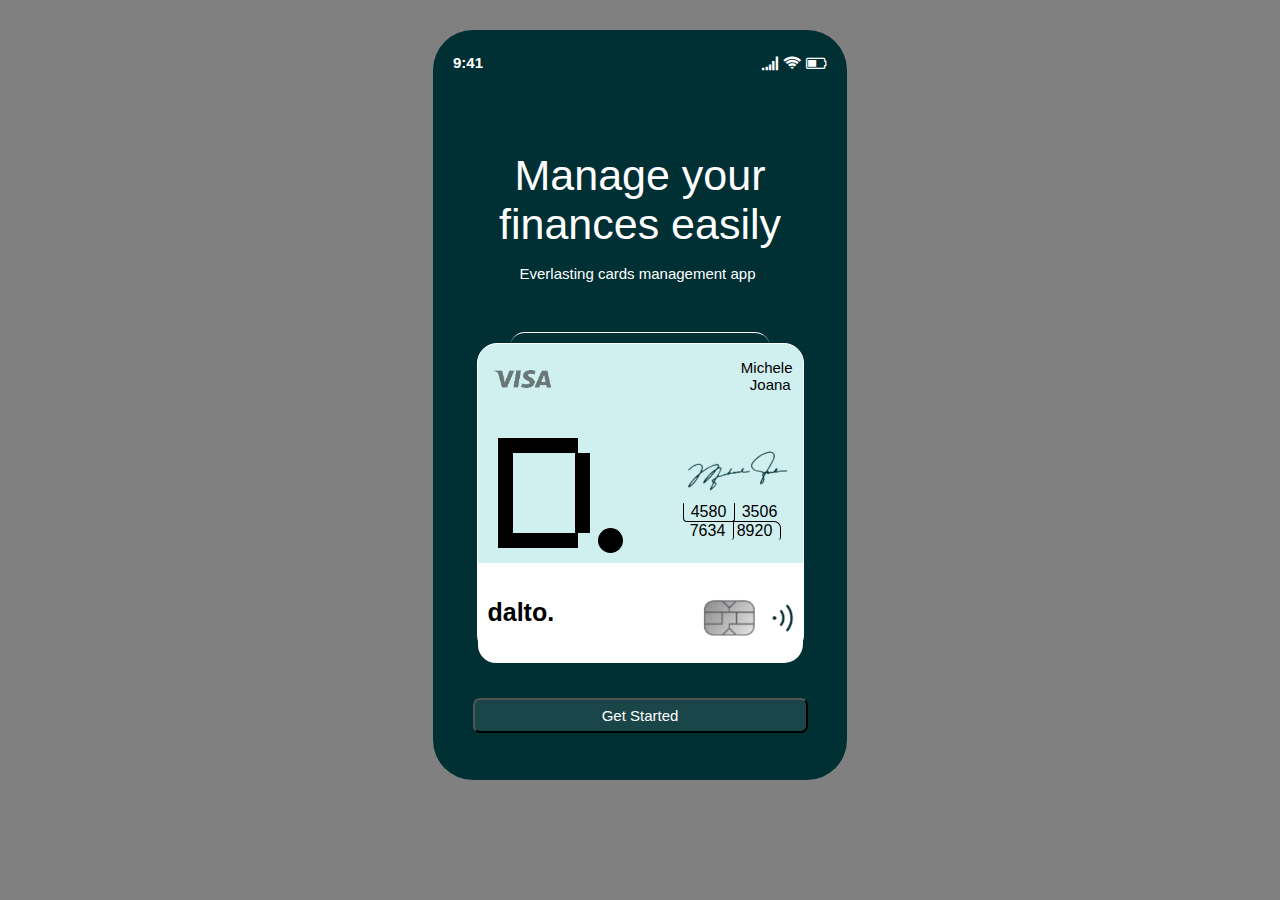
<file: digital-wallet/index.html>
<!DOCTYPE html>
<html lang="en">
<head>
    <meta charset="UTF-8">
    <meta name="viewport" content="width=device-width, initial-scale=1.0">
    <title>Digital Wallet</title>
    <link rel="stylesheet" href="./style.css">
    <link rel="stylesheet" href="https://cdnjs.cloudflare.com/ajax/libs/font-awesome/4.7.0/css/font-awesome.min.css">
</head>
<body>
    <div class="main-container">
        <div class="header">
            <div>
            <h5 class="time">9:41</h5>
            </div>

            <div class="sub-header">
                <div>
                    <i class="fa fa-signal"></i>
                </div>
                <div>
                    <i class="fa fa-wifi"></i>
                </div>
                <div>
                    <i class="fa fa-battery-half"></i>
                </div>
            </div>
        </div>
        <div class="header-text">
            <h2 class="text1">Manage your <br> finances easily</h2>
            <h4 class="text2">Everlasting cards management app</h4>
    </div>
        <div class="bg-container"></div>
        <div class="main-content">
            
            <div class="main">

            <div class="first-text">
               <div>
                <img src="./logo.PNG" class="logo">
               </div>

               <div>
                <h3 class="name">Michele <br> <span class="name2">Joana</span></h3>
               </div>
            </div>

            <div class="second-text">
                <div class="first-part">
                    <div class="container1"></div>
                    <div class="container2">
                        <div class="container2-1"></div>
                        <div class="container2-2"></div>
                    </div>
                    <div class="container3"></div>
                    <div class="container5"></div>
                </div>

                <div class="second-part">
                    <img src="./signature.PNG" class="signature">
                  <div class="table">
                       <div class="tab1">
                            <div class="tab1-1">4580</div>
                            <div class="tab1-2">7634</div>
                        </div>
                        <div class="tab2">
                            <div class="tab2-1">3506</div>
                            <div class="tab2-2">8920</div>
                        </div>
                    </div>
                    
                </div>
            </div>

            <div class="third-text">
                <div>
                    <h3 class="dalto">dalto.</h3>
                </div>

                <div>
                    <img src="./scan.PNG" class="scan">
                </div>
                
            </div>

            </div>

            <div class="btn-container">
                <a href="./cards.html">
                <button class="btn">Get Started</button>
            </a>
            </div>
        </div>

        
    </div>
</body>
</html>
</file>
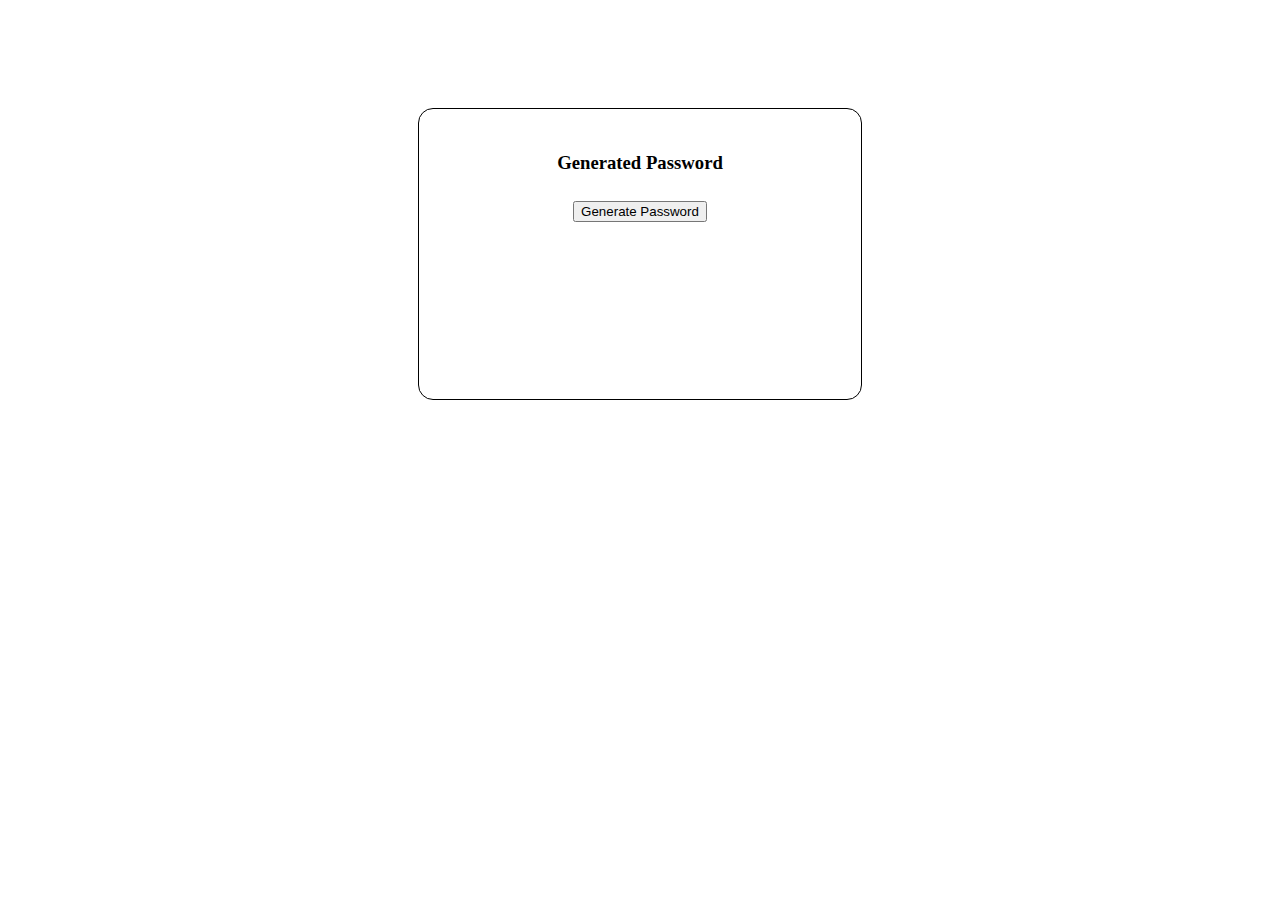
<file: password-generator/index.html>
<!DOCTYPE html>
<html lang="en">
<head>
    <meta charset="UTF-8">
    <meta name="viewport" content="width=device-width, initial-scale=1.0">
    <title>Password Generator</title>
    <link rel="stylesheet" href="./style.css">
</head>
<body>
    <div class="container">
        <h3>Generated Password</h3>
        <p id="password-el"></p>
        <button id="btn" onclick="passwordGenerator()">Generate Password</button>
    </div>


    <script src="./main.js"></script>
</body>
</html>
</file>
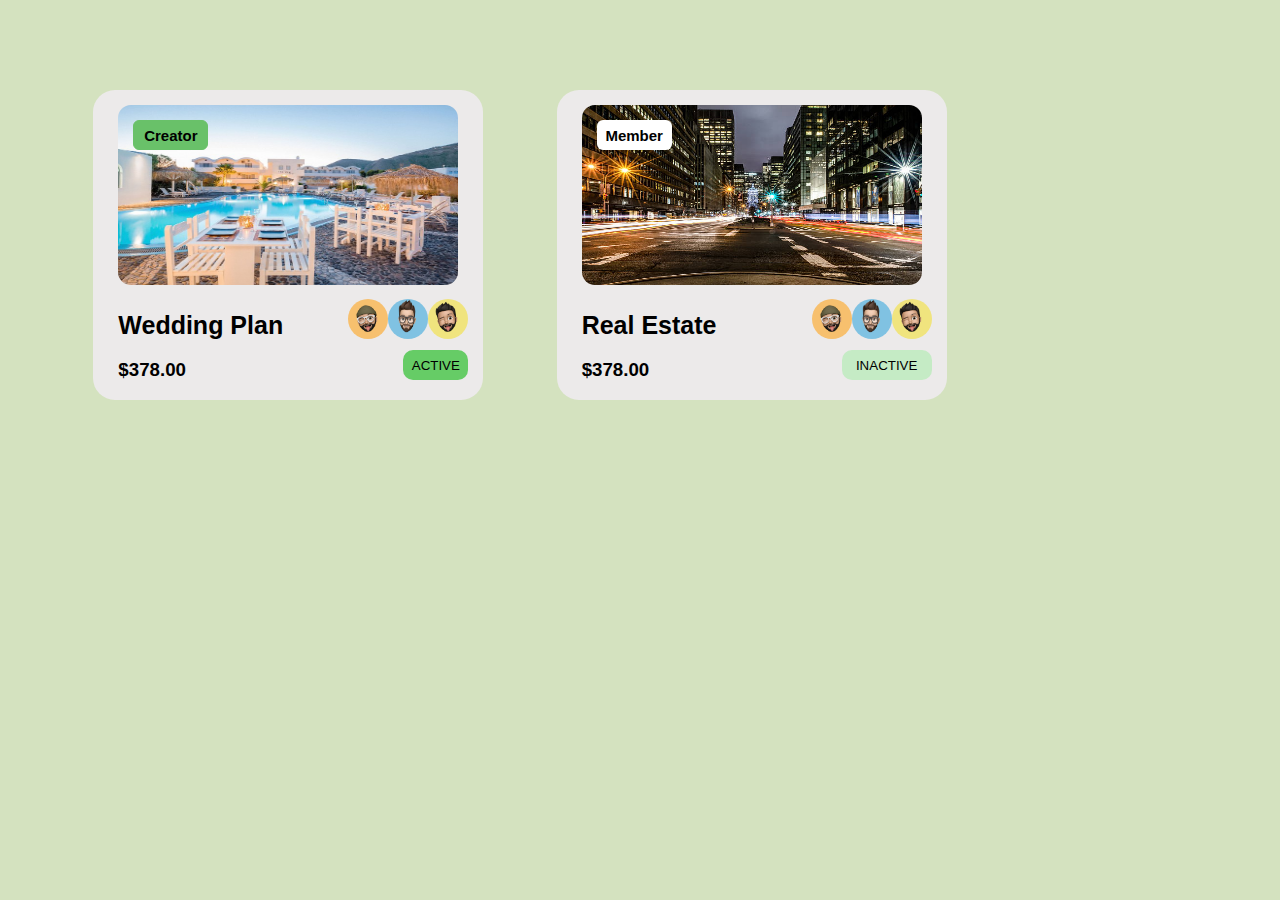
<file: simple-card-display/index.html>
<!DOCTYPE html>
<html lang="en">
<head>
    <meta charset="UTF-8">
    <meta name="viewport" content="width=device-width, initial-scale=1.0">
    <title>Third - Design</title>
    <link rel="stylesheet" href="./style.css">
</head>
<body>
    <div class="container">
    <div class="main-container">
        <button class="btn1">Creator</button>
        <div>
            <img src="./beach.jpeg" class="top-img"> 
            <div class="sub-container">
                <div>
                    <h3>Wedding Plan</h3>
                </div>

                <div class="emoji-container">
                    <div> 
                        <img src="./man1.jpg" class="emoji">
                    </div>
                    <div>
                        <img src="./mannn.jpg" class="emoji2">
                    </div>
                    <div>
                        <img src="./man3.jpg" class="emoji">
                    </div>
                </div>
            </div>

            <div class="last-container">
                <div>
                    <h3>$378.00</h3>
                </div>
                <div>
                    <button class="btn2">ACTIVE</button>
                </div>
            </div>
        </div>
    </div>

    <div class="main-container">
        <button class="btn1" style="background-color: white; border: 0;">Member</button>
        <div>
            <img src="./real_estate.jpeg" class="top-img"> 
            <div class="sub-container">
                <div>
                    <h3>Real Estate</h3>
                </div>

                <div class="emoji-container">
                    <div> 
                        <img src="./man1.jpg" class="emoji">
                    </div>
                    <div>
                        <img src="./mannn.jpg" class="emoji2">
                    </div>
                    <div>
                        <img src="./man3.jpg" class="emoji">
                    </div>
                </div>
            </div>

            <div class="last-container">
                <div>
                    <h3>$378.00</h3>
                </div>
                <div>
                    <button class="btn_2">INACTIVE</button>
                </div>
            </div>
        </div>
    </div>
</div>
</body>
</html>
</file>
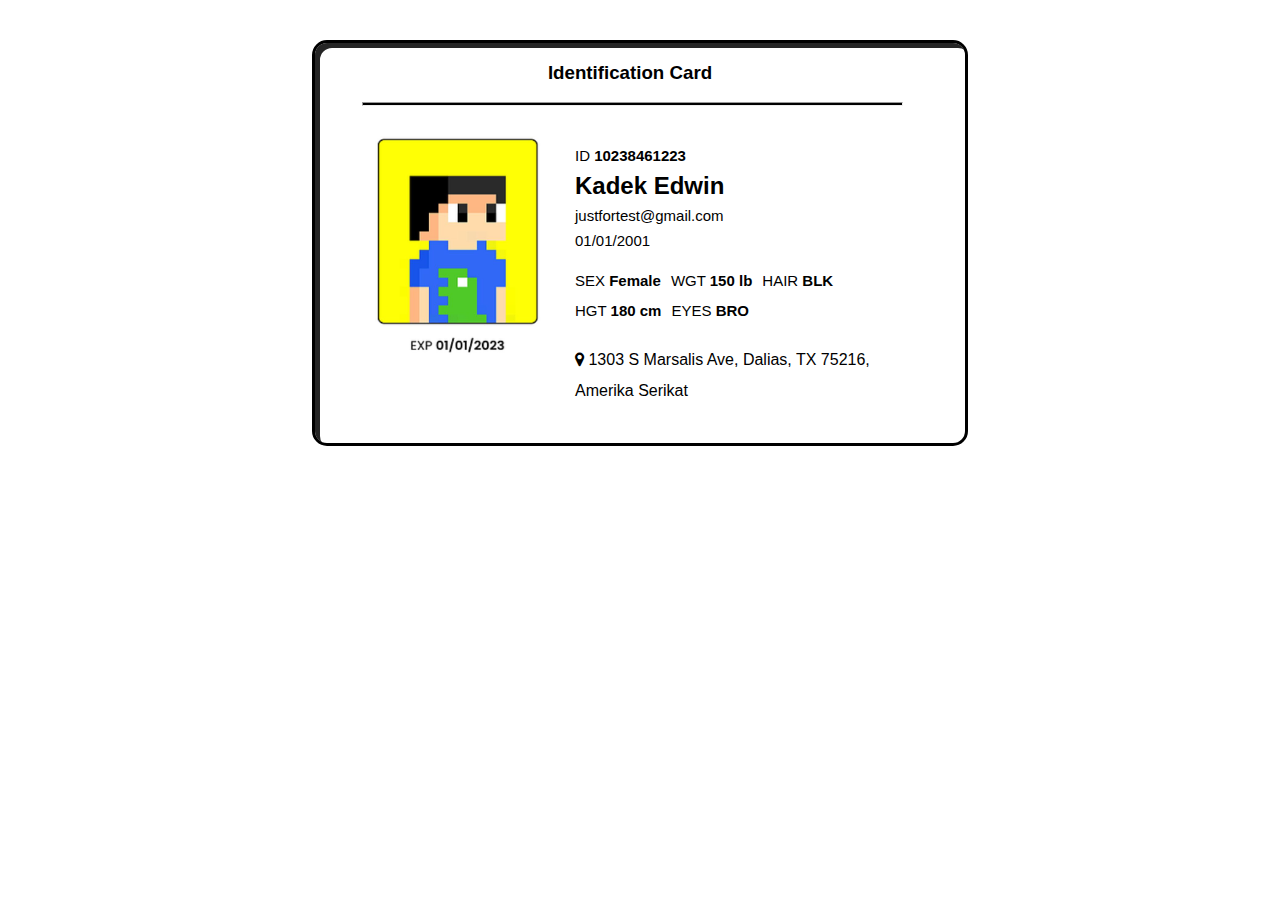
<file: simple-id-card/index.html>
<!DOCTYPE html>
<html lang="en">

<head>
    <meta charset="UTF-8">
    <meta name="viewport" content="width=device-width, initial-scale=1.0">
    <title>Second - Design</title>
    <link rel="stylesheet" href="./style.css">
    <link rel="stylesheet" href="https://cdnjs.cloudflare.com/ajax/libs/font-awesome/4.7.0/css/font-awesome.min.css">
</head>

<body>
    <div class="container">
        <h3 class="heading">Identification Card</h3>
        <hr style="height: 2px; background-color: black; margin-bottom: 30px; width: 98%; margin-left: 7px;">

        <div class="Second-container">
            <div class="left-section">
                <img src="./NFTs.jpeg">
                <!-- <p style="margin-top: 50px;">EXP <span>01/01/2023</span></p> -->
            </div>


            <div class="right-section">
                <div>
                    <p style="font-size: 15px;">ID <span style="font-weight: bold;">10238461223</span></p>
                    <h2>Kadek Edwin</h2>
                    <p style="font-size: 15px;">justfortest@gmail.com</p>
                    <p style="font-size: 15px;">01/01/2001</p>
                    </div>
<div class="last-container">
                    <div class="first">
                        <p style="font-size: 15px;">SEX <span style="font-weight: bold;">Female</span></p>
                        <p style="font-size: 15px; padding-left: 10px;">WGT <span style="font-weight: bold;">150 lb</span></p>
                        <p style="font-size: 15px; padding-left: 10px;">HAIR <span style="font-weight: bold;">BLK</span></p>
                    </div>

                    <div class="second">
                        <p style="font-size: 15px;">HGT <span style="font-weight: bold;">180 cm</span></p>
                        <p style="font-size: 15px; padding-left: 10px;">EYES <span style="font-weight: bold;">BRO</span></p>
                        <p> <span></span></p>
                    </div>

                    <div class="third">
                        <i class="fa fa-map-marker"></i>
                        1303 S Marsalis Ave, Dalias, TX 75216,</p>
                        <br>
                        Amerika Serikat</p>
                    </div>
                </div>

            </div>
        </div>
    </div>
</body>

</html>
</file>
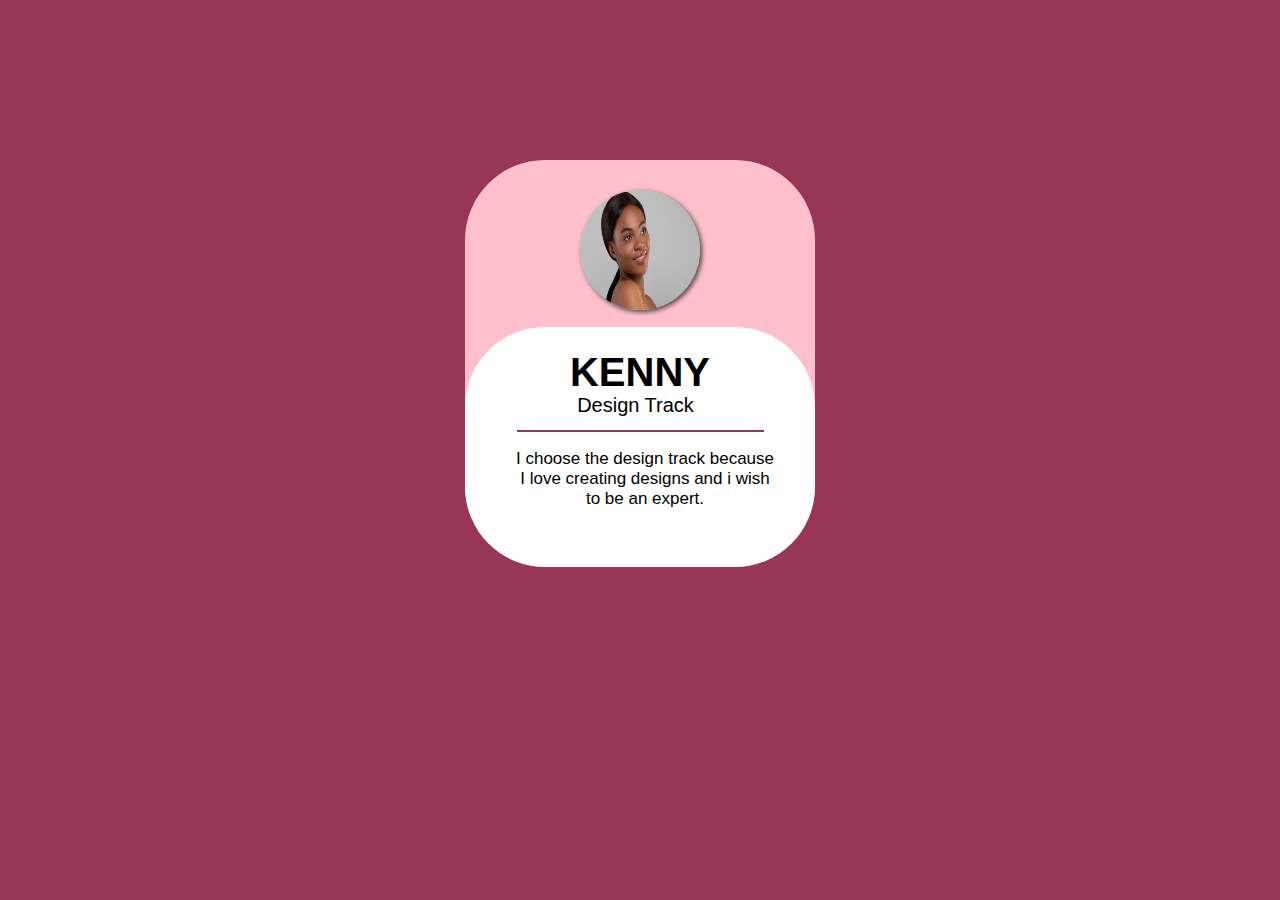
<file: simple-profile-card/index.html>
<!DOCTYPE html>
<html lang="en">
<head>
    <meta charset="UTF-8">
    <meta name="viewport" content="width=device-width, initial-scale=1.0">
    <title>First - Design</title>
    <link rel="stylesheet" href="./style.css">
</head>
<body>
    <div class="container">
        <img src="./lady.avif">

    <div class="sub-container">
        <h2 class="heading">KENNY</h2>
        <p class="sub-text">Design Track</p>
        <hr style="border: 1px solid rgb(151, 55, 87);">
        <p class="text">I choose the design track because I love creating designs and i wish to be an expert.</p>
    </div>
    </div>
</body>
</html>
</file>
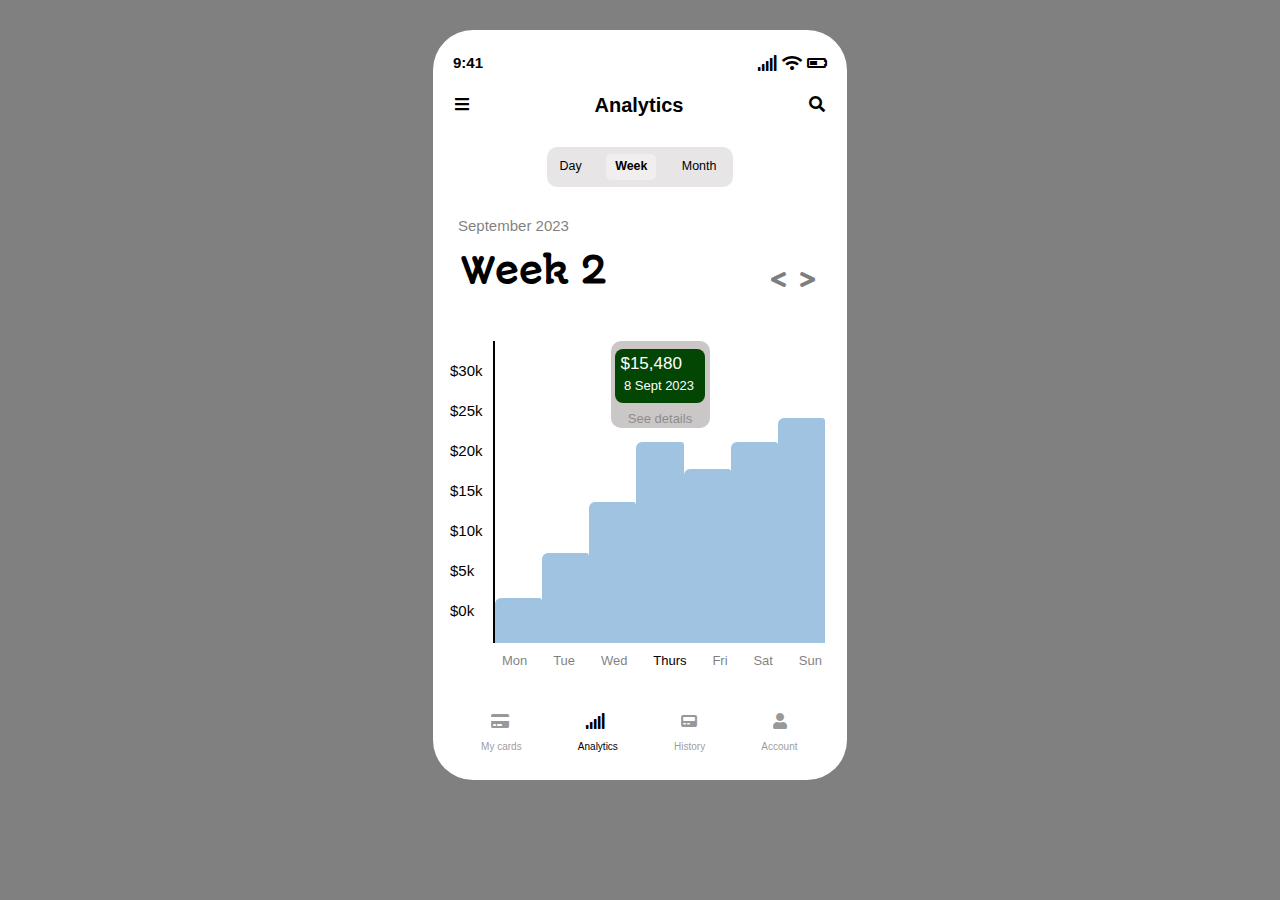
<file: digital-wallet/analytics.html>
<!DOCTYPE html>
<html lang="en">
<head>
    <meta charset="UTF-8">
    <meta name="viewport" content="width=device-width, initial-scale=1.0">
    <title>Digital Wallet</title>
    <link rel="stylesheet" href="./cards.css">
    <link rel="stylesheet" href="./analytics.css">
    <link rel="stylesheet" href="https://cdnjs.cloudflare.com/ajax/libs/font-awesome/4.7.0/css/font-awesome.min.css">
    
    <link rel="stylesheet" 
  href="https://use.fontawesome.com/releases/v5.15.4/css/all.css">
  <link rel="preconnect" href="https://fonts.googleapis.com">
<link rel="preconnect" href="https://fonts.gstatic.com" crossorigin>
<link href="https://fonts.googleapis.com/css2?family=Autour+One&display=swap" rel="stylesheet">
</head>
<body>
    <div class="main-container">
        <div class="header">
            <div>
            <h5 class="time">9:41</h5>
            </div>

            <div class="sub-header">
                <div>
                    <i class="fa fa-signal"></i>
                </div>
                <div>
                    <i class="fa fa-wifi"></i>
                </div>
                <div>
                    <i class="fa fa-battery-half"></i>
                </div>
            </div>
        </div>

        <div class="second-container">
            <div>
                <i class="fa fa-bars"></i>
            </div>

            <div>
                <h3 class="dalto">Analytics</h3>
            </div>

            <div>
                <i class="fa fa-search"></i>
            </div>
        </div>
        


<div class="calendar">
    <div>
        <h5 class="date">Day</h5>
    </div>

    <div>
        <h5 class="date2">Week</h5>
    </div>

    <div>
        <h5 class="date">Month</h5>
    </div>
</div>

<h3 class="sept">September 2023</h3>


<div class="week-container">
    <div>
        <h2 class="week">Week 2</h2>
    </div>

    <div class="sign-container">
        <div>
            <i class="fa fa-less-than"></i>
        </div>

        <div>
            <i class="fa fa-greater-than"></i>
        </div>
    </div>
</div>

<div id="chart"> 
    <div class="y-container" id="y1" style="font-size: 15px;">
    <p>$30k</p> 
    <p>$25k</p> 
    <p>$20k</p> 
    <p>$15k</p> 
    <p>$10k</p> 
    <p>$5k</p> 
    <p>$0k</p> 
    </div>




<div id="x1" class="x-container" style="font-size: 13px;">
    <p style="opacity: 0.5;">Mon</p> 
    <p style="opacity: 0.5;">Tue</p> 
    <p style="opacity: 0.5;">Wed</p> 
    <p>Thurs</p> 
    <p style="opacity: 0.5;">Fri</p> 
    <p style="opacity: 0.5;">Sat</p> 
    <p style="opacity: 0.5;">Sun</p> 
    </div>

    <div class="info" >
        <div class="sub-info" style="margin-top: -12px;">
        <p style="padding-top: 12px; font-size: 17px; text-align: left; padding-left: 5px;">$15,480</p>
        <p style="padding-bottom: 15px; font-size: 13px; padding-right: 2px; ">8 Sept 2023</p>
        </div>
            <h4 style="font-weight: lighter; margin-top: 3px; opacity: 0.3;"> See details</h4> 
    </div>

    <div class="bar-chart">
    <div class="bar" style="--height: 15%; border-left: 0;" ></div>
    <div class="bar" style="--height: 30%;" ></div>
    <div class="bar" style="--height: 47%;"></div>
    <div class="bar" style="--height: 67%;" ></div>
    <div class="bar" style="--height: 58%;"></div>
    <div class="bar" style="--height: 67%;"></div>
    <div class="bar" style="--height: 75%;"></div>
</div>    
</div> 



    <div class="seventh-container">
        <div class="nav">
            <a href="./cards.html">
            <i class="fa fa-credit-card"></i>
        </a>
        </div>

        <div class="nav1">
            <a href="./analytics.html">
            <i class="fa fa-signal"></i>
        </a>
        </div>

        <div class="nav">
            <a href="#">
            <i class="fa fa-pager"></i>
        </a>
        </div>

        <div class="nav">
            <a href="#">
            <i class="fa fa-user"></i>
        </a>
          
        </div>
    </div>

    <div class="eighth-container">
        <div class="nav">
            <p>My cards</p>
        </div>

        <div>
            <p class="nav1">Analytics</p>
        </div>

        <div>
            <p class="nav">History</p>
        </div>

        <div>
            <p class="nav">Account</p>
        </div>
    </div>
</body>
</html>
</file>
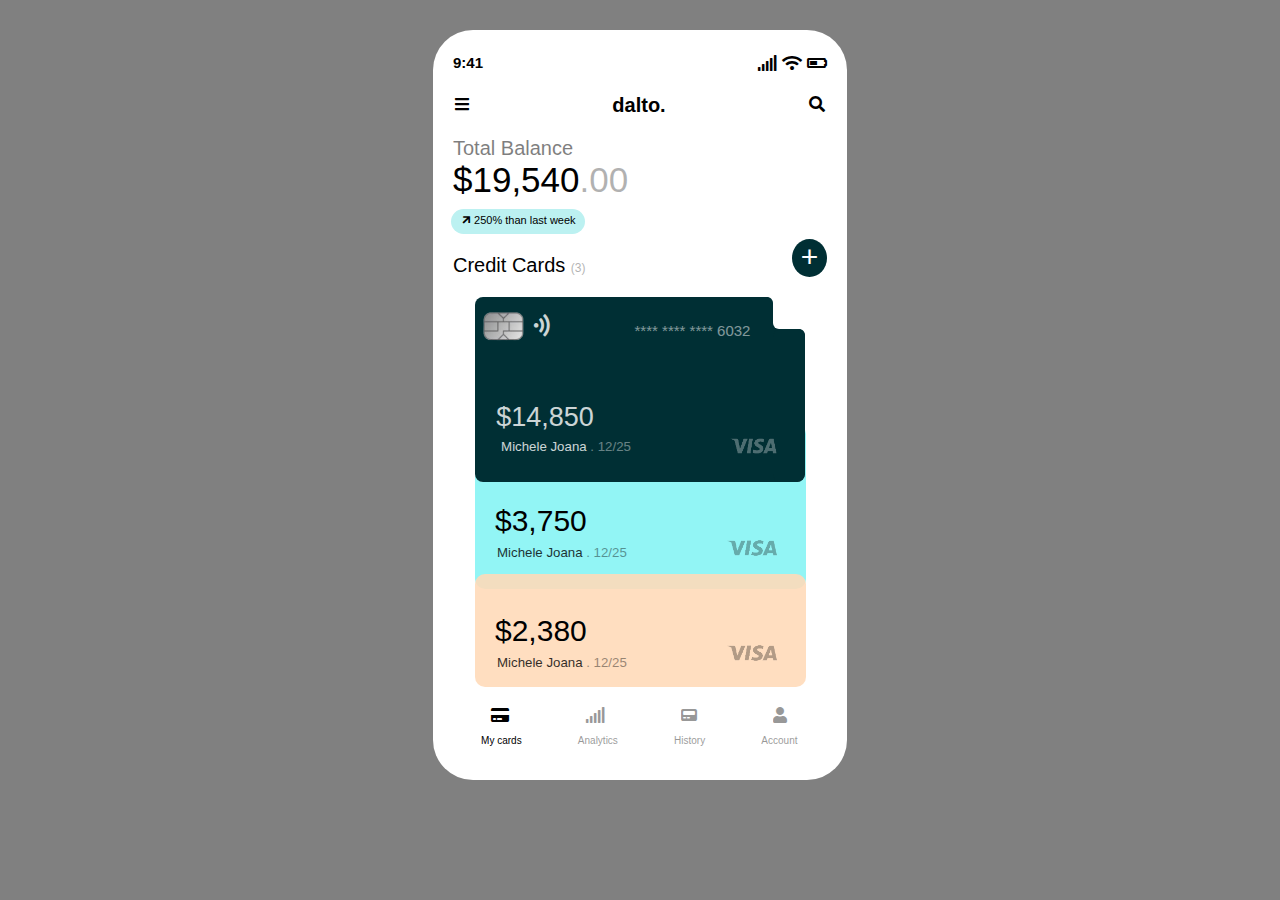
<file: digital-wallet/cards.html>
<!DOCTYPE html>
<html lang="en">
<head>
    <meta charset="UTF-8">
    <meta name="viewport" content="width=device-width, initial-scale=1.0">
    <title>Digital Wallet</title>
    <link rel="stylesheet" href="./cards.css">
    <link rel="stylesheet" href="https://cdnjs.cloudflare.com/ajax/libs/font-awesome/4.7.0/css/font-awesome.min.css">
    <link rel="stylesheet" 
  href="https://use.fontawesome.com/releases/v5.15.4/css/all.css">
</head>
<body>
    <div class="main-container">
        <div class="header">
            <div>
            <h5 class="time">9:41</h5>
            </div>

            <div class="sub-header">
                <div>
                    <i class="fa fa-signal"></i>
                </div>
                <div>
                    <i class="fa fa-wifi"></i>
                </div>
                <div>
                    <i class="fa fa-battery-half"></i>
                </div>
            </div>
        </div>

        <div class="second-container">
            <div>
                <i class="fa fa-bars"></i>
            </div>

            <div>
                <h3 class="dalto">dalto.</h3>
            </div>

            <div>
                <i class="fa fa-search"></i>
            </div>
        </div>
        <h3 class="total">Total Balance</h3>
      <h2 class="figure">$19,540<span class="figure-span">.00</span></h2>
      
      <div class="rate">
        <i class="fa fa-arrow-right"></i>
        <span>250% than last week</span>
      </div>

      <div class="third-container">
        <div>
            <h3 class="credit">Credit Cards <span class="credit-figure">(3)</span></h3>
        </div>

        <div class="add">
            <span>+</span>
        </div>
      </div>

    <!-- <div class="fourth-container">
        <div class="fourth-container2">
            <div class="sim">
            <div class="sim1">
                <img src="./scan1.PNG"> 
            </div>
            <div class="wifi">
                <i class="fa fa-wifi"></i>
            </div>
        </div>

        <div class="hash">
            <div class="hashtags">
                <h5>**** **** **** <span>6032</span></h5>
            </div>
            
        </div>

    </div>

    <h2 class="figure2">$14,850</h2>
    </div> -->

    <!-- <div class="card">       
        <div class="rectangle"></div>       
        <div class="top"><div class="chip">
        </div></div>       <div class="main">
            <div class="frame">
            </div></div>       
    <div class="div"></div>     </div> -->
<div class="card">
    <svg width="330" height="185" viewBox="0 0 330 185" fill="none" xmlns="http://www.w3.org/2000/svg">
        <g clip-path="url(#clip0_39_50)">
        <rect width="330" height="185" rx="8" fill="white"/>
        <rect x="282" y="16" width="32" height="32" rx="8" fill="#002F34"/>
        <path d="M0 0H292C295.314 0 298 2.68629 298 6V32H0V0Z" fill="#002F34"/>
        <path d="M0 32H324C327.314 32 330 34.6863 330 38V185H0V32Z" fill="#002F34"/>
        <rect width="32" height="153" transform="translate(298 32)" rx="8" fill="#002F34"/>
        <rect x="298" width="32" height="32" rx="6" fill="white"/>
        </g>
        <defs>
        <clipPath id="clip0_39_50">
        <rect width="330" height="185" rx="8" fill="white"/>
        </clipPath>
        </defs>
        </svg>

        <div class="fourth-container2">
            <div class="chip-container">
            <div class="sim">
            <div class="sim1">
                <img src="./scan1.PNG"> 
            </div>
            <div class="wifi">
                <i class="fa fa-wifi"></i>
            </div>
        </div>

        <div class="hash">
            <div class="hashtags">
                <h5>**** **** **** <span>6032</span></h5>
            </div>
            
        </div>
        </div>
</div>


  

<h3 class="figure2">$14,850</h3>
<div class="fifth-container">
    <div>
        <h5 class="name">Michele Joana <span class="name-light"> . 12/25</span></h5>
    </div>

    <div>
        <img src="./logo2.PNG" class="logo">
    </div>
</div>


      </div>

      <div class="sub-container">
        <h3 class="figure3">$3,750</h3>
        
        <div class="sixth-container">
            <div>
                <h5 class="name">Michele Joana <span class="name-light"> . 12/25</span></h5>
            </div>
        
            <div>
                <img src="./logo.PNG" class="logo2">
            </div>
            </div>
    </div>

    <div class="sub-container2">
        <h3 class="figure4">$2,380</h3>
        
        <div class="sixth-container">
            <div>
                <h5 class="name2">Michele Joana <span class="name-light"> . 12/25</span></h5>
            </div>
        
            <div>
                <img src="./logo.PNG" class="logo3">
            </div>
            </div>
    </div>

    <div class="seventh-container">
        <div class="nav1">
            <a href="./cards.html">
            <i class="fa fa-credit-card"></i>
        </a>
        </div>

        <div class="nav">
            <a href="./analytics.html">
            <i class="fa fa-signal"></i>
        </a>
        </div>

        <div class="nav">
            <a href="#">
            <i class="fa fa-pager"></i>
        </a>
        </div>

        <div class="nav">
            <a href="#">
            <i class="fa fa-user"></i>
        </a>
          
        </div>
    </div>

    <div class="eighth-container">
        <div>
            <p>My cards</p>
        </div>

        <div>
            <p class="nav">Analytics</p>
        </div>

        <div>
            <p class="nav">History</p>
        </div>

        <div>
            <p class="nav">Account</p>
        </div>
    </div>
</body>
</html>
</file>
<file: digital-wallet/style.css>
body{
    margin: 0;
    padding: 0;
    scroll-behavior: smooth;
    color: white;
    font-family: "Open Sans", Helvetica, sans-serif;
    font-weight: 100;
    background-color: gray;

}

.main-container{
    background-color: #002f34;
    width: 414px;
    height: 750px;
    display: block;
    margin-left: auto;
    margin-right: auto;
    margin-top: 30px;
    border-radius: 40px;
}

.header{
    display: flex;
    justify-content: space-between;
    padding-top: 25px;
    padding-left: 20px;
    padding-right: 20px;
    margin-bottom: -15px;
}

.header-text{
    text-align: center;
    margin-top: 70px;
    
}
.time{
    margin-top: -1px;
    font-size: 15px;
}

.sub-header{
    display: flex;
    justify-content: space-between;
    gap: 5px;
}


.text1{
    font-size: 43px;
    font-weight: lighter;
   
}

.text2{
    font-size: 15px;
    font-weight: lighter;
    margin-top: -20px;
    margin-right: 5px;
}

.bg-container{
    width: 260px;
    height: 40px;
    border: 1px solid white;
    border-radius: 15px;
    display: block;
    margin-left: auto;
    margin-right: auto;
    background-color: #002f34;
    border-bottom: none;
    border-left: 10px;
    border-right: 10px;
    margin-top: 50px;
}

.main-content{
    width: 300px;
    height: 290px;
    background-color: #d0efef;
    border: 1px solid white;
    border-radius: 20px;
    margin-bottom: 200px;
    padding-bottom: 20px;
    display: block;
    margin-left: auto;
    margin-right: auto;
    padding-left: 15px;
    padding-right: 10px;
    margin-top: -30px;
}

.first-text{
    display: flex;
    justify-content: space-between;
}

.logo{
    width: 70px;
    margin-left: -6px;
    opacity: 0.5;
    
}

.name{
    font-size: 15px;
    font-weight: lighter;
    color: black;
}

.name2{
    padding-left: 9px;
}

.container1{
    width: 80px;
    height: 15px;
    background-color: black;
    margin-left: 5px;
    
}

.container2{
    display: flex;
    justify-content: space-between;
    width: 97px;
}

.container2-1{
    width: 15px;
    height: 80px;
    background-color: black;
    margin-left: 5px;
}

.container2-2{
    width: 15px;
    height: 80px;
    background-color: black;
    margin-left: 5px;
}

.container3{
    width: 80px;
    height: 15px;
    background-color: black;
    margin-left: 5px;
    
}
.container5{
    width: 25px;
    height: 25px;
    border-radius: 50px;
    background-color: black;
    margin-left: 105px;
    margin-top: -20px;
}

.signature{
    width: 120px;
    margin-top: 10px;
    margin-left: 50px;
}

.second-text{
    margin-top: 20px;
    display: flex;
    justify-content: space-between;
}

.third-text{
    width: 325px;
    height: 100px;
    background-color: white;
    margin-left: -15px;
    border-radius: 0 0 19px 18px;
    display: flex;
    justify-content: space-between;
    margin-top: 10px;
}

.dalto{
    color: black;
    padding-left: 10px;
    padding-top: 10px;
    font-size: 25px;
}

.scan{
    width: 130px;
    margin-top: 5px;
}

.btn{
    margin-top: 35px;
    width: 335px;
    height: 35px;
    margin-left: -20px;
    font-size: 15px;
    color: white;
    background-color: #1a4549;
    border-radius: 7px;
    font-weight: lighter;
}

.table{
    display: flex;
    justify-content: space-around;
    padding-left: 60px;
    color: black;
}

.tab1-1{
    width: 50px;
    border: 1px solid black;
    text-align: center;
    border-radius: 1px 0 3px 4px;
    border-top: none;
}

.tab1-2{
    width: 50px;
    border: 1px solid black;
    text-align: center;
    border-radius: 1px 0 3px 4px;
    border-left: none;
    border-top: none;
    border-bottom: none;
}

.tab2-1{
    width: 50px;
    margin-right: 157px;
    border: 1px solid black;
    text-align: center;
    border-radius: 1px 4px 7px 5px;
    border: none;
}

.tab2-2{
    width: 50px;
    margin-right: 190px;
    border: 1px solid black;
    text-align: center;
    border-radius: 1px 7px 3px 4px;
    border-left: none;
    border-bottom: none;
    margin-left: -5px;
}

/* do media queries for the .main-container */
</file>
<file: password-generator/style.css>
body{
    display: flex;
    justify-content: center;
   
}

.container{
    margin-top: 100px;
    padding-top: 20px;
    text-align: center;
    width: 35%;
    height: 30vh;
    border: 1px solid black;
    border-radius: 15px;
    line-height: 30px;
    
}
</file>
<file: simple-card-display/style.css>
body{
    margin: 20px;background-color: rgb(212, 226, 191);
    width: 1000px;
    padding-top: 70px;
    font-family: "Open Sans", Helvetica, sans-serif;
}
.container{
    display: flex;
    flex-direction: row;
    justify-content: space-evenly;
}
.main-container{
    width: 350px;
    height: 280px;
    background-color: rgb(236, 234, 234);
    border-radius: 22px;
    padding: 15px 15px 15px 25px;
    position: relative;
}

.btn1{
    width: 75px;
    height: 30px;
    border: 1px solid rgb(105, 193, 105);
    background-color: rgb(105, 193, 105);
    font-size: 15px;
    font-weight: bold;
    border-radius: 6px;
    position: absolute;
    margin-top: 15px;
    margin-left: 15px;
}

.top-img{
    width: 340px;
    height: 180px;
    border-radius: 13px;

}

.emoji {
    width: 40px;
    border-radius: 70%;
}

.emoji2 {
    width: 40px;
    height: 40px;
    border-radius: 70%;
}

.emoji-container{
    display: inline-flex;
   
}

#man2{
    width: 120px;
}

.sub-container{
    display: flex;
    justify-content: space-between;
    padding-top: 10px;
}

.sub-container h3{
    font-size: 25px;
    margin-top: 12px;
}

.last-container{
    display: flex;
    justify-content: space-between;
    margin-top: -25px;
    
}

.btn2{
    width: 65px;
    height: 30px;
    background-color: rgb(102, 204, 102);
    border: none;
    border-radius: 10px;
    font-weight: 500;
    margin-top: 10px;
}

.btn_2{
    width: 90px;
    height: 30px;
    background-color: rgb(197, 235, 197);
    border: none;
    border-radius: 10px;
    font-weight: 500;
    margin-top: 10px;
}
</file>
<file: simple-id-card/style.css>
body{
    margin-top: 40px;
    font-family: "Open Sans", Helvetica, sans-serif;

}

.container{
    width: 550px;
    height: 400px;
    display: block;
    margin-left: auto;
    margin-right: auto;
    border: 3px solid black;
    border-radius: 15px;
    padding: 0 60px 0 40px;
    box-shadow: 5px 5px  rgb(37, 37, 37) inset; 
        
}



.heading{
    text-align: center;
}

.left-section{
    margin-left: 20px;
   
}
.left-section img{
    width: 170px;
    height: 220px;
    float: left;
}


.right-section {
    float: left;
    margin-left: 30px;
    line-height: 10px;
}



.first{
    display: flex;
    justify-content: start;
    height: 30px;
    
}

.second{
    display: flex;
    justify-content: start;
    height: 60px;
    
}

.third{
   
    line-height: 5px;
    
}
</file>
<file: simple-profile-card/style.css>
body{
    margin: 0;
    background-color: rgb(151, 55, 87);
    text-align: center;
    
}

.container{
    width: 350px;
    height: 395px;
    padding-top: 10px;
    background-color: pink;
    display: block;
    margin-left: auto;
    margin-right: auto;
    margin-top: 160px;
    border-radius: 80px;
}

.sub-container{
    background-color: white;
    width: 350px;
    height: 210px;
    border-radius: 80px;
    line-height: 10px;
    padding-bottom: 30px;
    margin-top: -20px;
    font-family: "Open Sans", Helvetica, sans-serif;


}

.container > img{
    width: 120px;
    height: 120px;
    border-radius: 100px;
    margin-top: 20px;
    box-shadow: 2px 2px 5px rgb(67, 67, 67);
}

.heading{
    font-size: 40px;
    font-weight: 700;
    padding-top: 40px;
    

}

.sub-text{
    font-size: 20px;
    font-weight: 100;
    margin-top: -10px;
    margin-right: 9px;
    
}

.text{
    font-size: 17px;
    width: 260px;
    margin-left: 50px;
    line-height: 20px;
}

hr {
    width: 70%;
    background-color: rgb(151, 55, 87);
}
</file>
<file: digital-wallet/cards.css>
body{
    margin: 0;
    padding: 0;
    scroll-behavior: smooth;
    color: black;
    font-family: "Open Sans", Helvetica, sans-serif;
    font-weight: 100;
    background-color: gray;

}

.header{
    display: flex;
    justify-content: space-between;
    padding-top: 25px;
    padding-left: 20px;
    padding-right: 20px;
    margin-bottom: -15px;
}

.header-text{
    text-align: center;
    margin-top: 70px;
    
}
.time{
    margin-top: -1px;
    font-size: 15px;
}

.sub-header{
    display: flex;
    justify-content: space-between;
    gap: 5px;
}

.main-container{
    background-color: white;
    width: 414px;
    height: 750px;
    display: block;
    margin-left: auto;
    margin-right: auto;
    margin-top: 30px;
    border-radius: 40px;
}

.second-container{
    display: flex;
    justify-content: space-between;
    padding-left: 22px;
    padding-right: 22px;
    margin-top: 15px;
   
}

.dalto{
    font-size: 20px;
    margin-top: -2px;
}

.total{
    padding-left: 20px;
    font-size: 20px;
    font-weight: lighter;
    opacity: 0.5;
    margin-top: 0;
}

.figure{
    padding-left: 20px;
    font-size: 35px;
    font-weight:400;
    margin-top: -20px;
    
}

.figure-span{
    opacity: 0.3;
}

.rate{
    padding-left: 10px;
    background-color:rgb(188, 241, 241);
    border-radius: 20px;
    width: 30%;
    height: 20px;
    padding-top: 5px;
    
    margin-left: 18px;
    margin-top: -20px;
    font-size: 11px;
}

.rate i{
    transform: rotate(-45deg)
}

.third-container{
    display: flex;
    justify-content: space-between;
    padding-left: 20px;
    padding-right: 20px;
}

.add{
    background-color: #002f34;
    width: 35px;
    height: 35px;
    border-radius: 50%;
    color: white;
    font-size: 30px;
    display: flex;
    justify-content: center;
    align-items: center;
    margin-top: 5px;
    padding-bottom: 3px;
}

.credit{
    font-weight: 400;
    font-size: 20px;
}

.credit-figure{
    opacity: 0.3;
    font-size: 12px;
}

.sim{
    padding-right: 40px;
    width: 90px;
    display: flex;
    justify-content: space-around;
    
    
}

.sim1{
    width: 50px;
}

.sim1 img{
    position: absolute;
    width: 60px;
}

.wifi{
    font-size: 18px;
    margin-top: 13px;
    margin-right: 10px;
    opacity: 0.8;
}

.wifi i{
    margin-right: -20px;
    width: 10px;
    transform: rotate(90deg);  
}
.fourth-container2{
    display: flex;
    justify-content: space-between;
    color: white;
}

.hash{
    padding-right: 65px;
    opacity: 0.5;

    
}

.hashtags h5{
    font-size: 15px;
    font-weight: lighter;
}



.figure2{
    position: absolute;
    font-size: 27px;
    color: white;
    margin-top: 105px;
    font-weight: lighter;
    opacity: 0.8;
    margin-left: -190px;
}


.card{
    display: flex;
    justify-content: center;
}

.card svg{
    position: absolute;
}

.chip-container{
    display: flex;
    justify-content: space-between;
    gap: 40px;
}

.fifth-container{
    position: absolute;
    display: flex;
    justify-content: space-between;
    color: white;
    margin-top: 120px;
    gap: 85px;
    
}

.logo{
    width: 75px;
    opacity: 0.3;
}

.name{
    margin-left: 12px;
    opacity: 0.8;
    font-weight: lighter;
}

.name-light{
    opacity: 0.5;
}


.sub-container{
    width: 80%;
    height: 22%;
    background-color: rgb(146, 245, 245);
    margin-left: 42px;
    margin-top: 60px;
    border-radius: 10px;
}

.figure3{
    font-size: 20px;
    color: black;
    padding-top: 80px;
    margin-left: 20px;
    font-weight: 400;
    font-size: 30px;
}

.sixth-container{
    position: absolute;
    display: flex;
    justify-content: space-between;
    color: black;
    margin-top: -45px;
    gap: 85px;
    margin-left: 10px;
}

.logo2{
    width: 60px;
    opacity: 0.3;
    margin-left: 10px;
    margin-top: -5px;
}

.sub-container2{
    width: 80%;
    height: 15%;
    background-color: rgba(255, 218, 185, 0.893);
    margin-left: 42px;
    margin-top: -45px;
    border-radius: 10px;
}

.logo3{
    width: 60px;
    opacity: 0.3;
    margin-left: 10px;
    margin-top: -10px;
}

.name2{
    margin-left: 12px;
    opacity: 0.8;
    font-weight: lighter;
}

.figure4{
    font-size: 20px;
    color: black;
    padding-top: 40px;
    margin-left: 20px;
    font-weight: 400;
    font-size: 30px;
}

.seventh-container{
    display: flex;
    justify-content: space-around;
    width: 90%;
    margin-left: 20px;
    margin-top: 20px;
}

.eighth-container{
    display: flex;
    justify-content: space-around;
    font-size: 10px;
    width: 90%;
    margin-left: 20px;
}

.nav{
    opacity: 0.4;
}

.nav a{
    text-decoration: none;
    color: black;
}

.nav1 a{
    color: black;
}
</file>
<file: digital-wallet/analytics.css>
.calendar{
    width: 45%;
    display: flex;
    justify-content: space-around;
    margin-left: auto;
    margin-right: auto;
    background-color: rgb(231, 229, 229);
    height: 2%;
    border-radius: 10px;
    margin-top: 10px;
    padding-bottom: 25px;
    padding-top: 0;
    font-size: 15px;
}

.date{
    position: relative;
    padding-right: 4px;
    font-weight: lighter;
    margin-top: 12px;
}

.date2{
    position: relative;
    background-color: rgb(241, 238, 238);
    width: 50px;
    height: 90%;
    border-radius: 5px;
    text-align: center;
    margin-top: 7px;
    padding-top: 5px;
    padding-bottom: 7px;
    margin-left: -5px;
    font-weight: bold;
}

.sept{
    font-size: 15px;
    font-weight: lighter;
    padding-left: 25px;
    opacity: 0.5;
}

.week-container{
    padding-left: 28px;
    display: flex;
    justify-content: space-between;

}

.sign-container{
    width: 15%;
    display: flex;
    justify-content: space-around;
    margin-right: 25px;
    margin-top: 20px;
    opacity: 0.5;
    font-size: 20px;
}

.sept{
    padding-top: 15px;
}

.week{
    font-size: 35px;
    margin-top: 0px;
    font-family: "Autour One";
}
 #chart {
    border-bottom: 2px solid black;
    border-left: 2px solid black;
    margin-left: 60px;
    margin-bottom: 70px;
    margin-top: 20px;
    padding: 0;
    height: 300px;
    width:330px;
    position: relative;
  }

  #x1, #y1 {
    position: absolute;
    font-size: larger;
    }
#x1 {
    bottom: -40px;
    left: 7px;
}
#y1{
    left: -55px;
    bottom: 110px;
    
    }


    .y-container{
        display: flex;
        flex-direction: column;
        justify-content: space-between;
        line-height: 10px;
        margin-bottom: -100px;
        margin-left: 10px;
    } 

    .x-container{
        display: flex;
        justify-content: space-between;
        width: 320px;
    } 

    .info{
        background-color: rgb(203, 199, 199);
        width: 30%;
        height: 28%;
        text-align: center;
        border-radius: 10px;
        display: block;
        margin-left: auto;
        margin-right: auto;
        font-size: 13px;
        margin-top: 10px;
        padding-top: 1%;
        line-height: 5px;
    }

    .sub-info{
        width: 90%;
        background-color: rgb(3, 69, 3);
        display: block;
        margin-left: auto;
        margin-right: auto;
        border-radius: 8px;
        color: white;
        margin-bottom: 2px;
    }

   
    .bar-chart {
        display: flex;
        justify-content: space-around;
        align-items: flex-end;
        height: 300px;
        margin-top: -85px;
        /* border: 2px solid blue; */
    }
    
    .bar {
        width: 50px;
        background-color: rgb(159, 195, 225);
        position: relative;
        border-radius: 6px 3px 0 0;
        /* border-right: 0;
        border-top: 4px solid rgb(105, 167, 218); */
        /* border-corner-shape: bevel; */
        /* border-left: 4px solid rgb(105, 167, 218);  */
        
    }
    
    .bar::after {
        content: attr(data-label);
        display: block;
        text-align: center;
        margin-top: 5px;
    }
    
    .bar-chart .bar {
        --height: 0;
        height: var(--height);
    }
</file>
